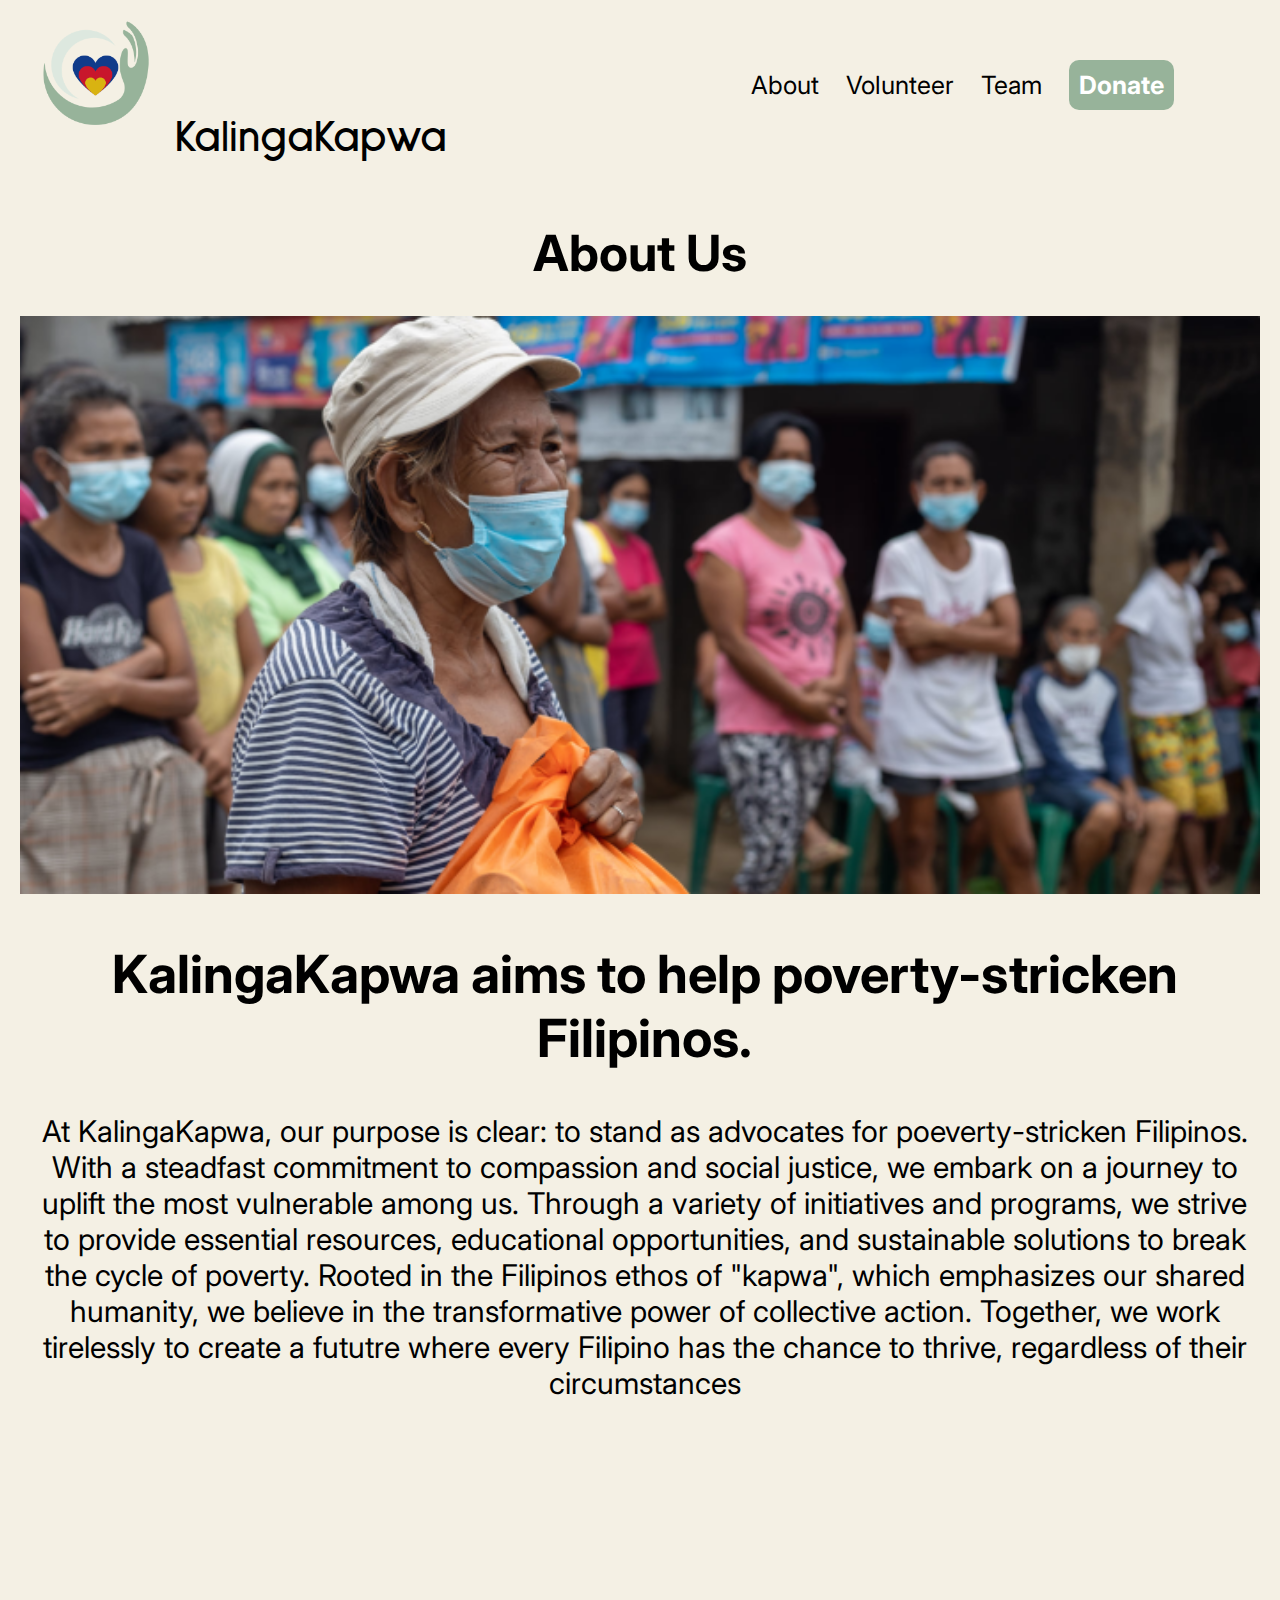
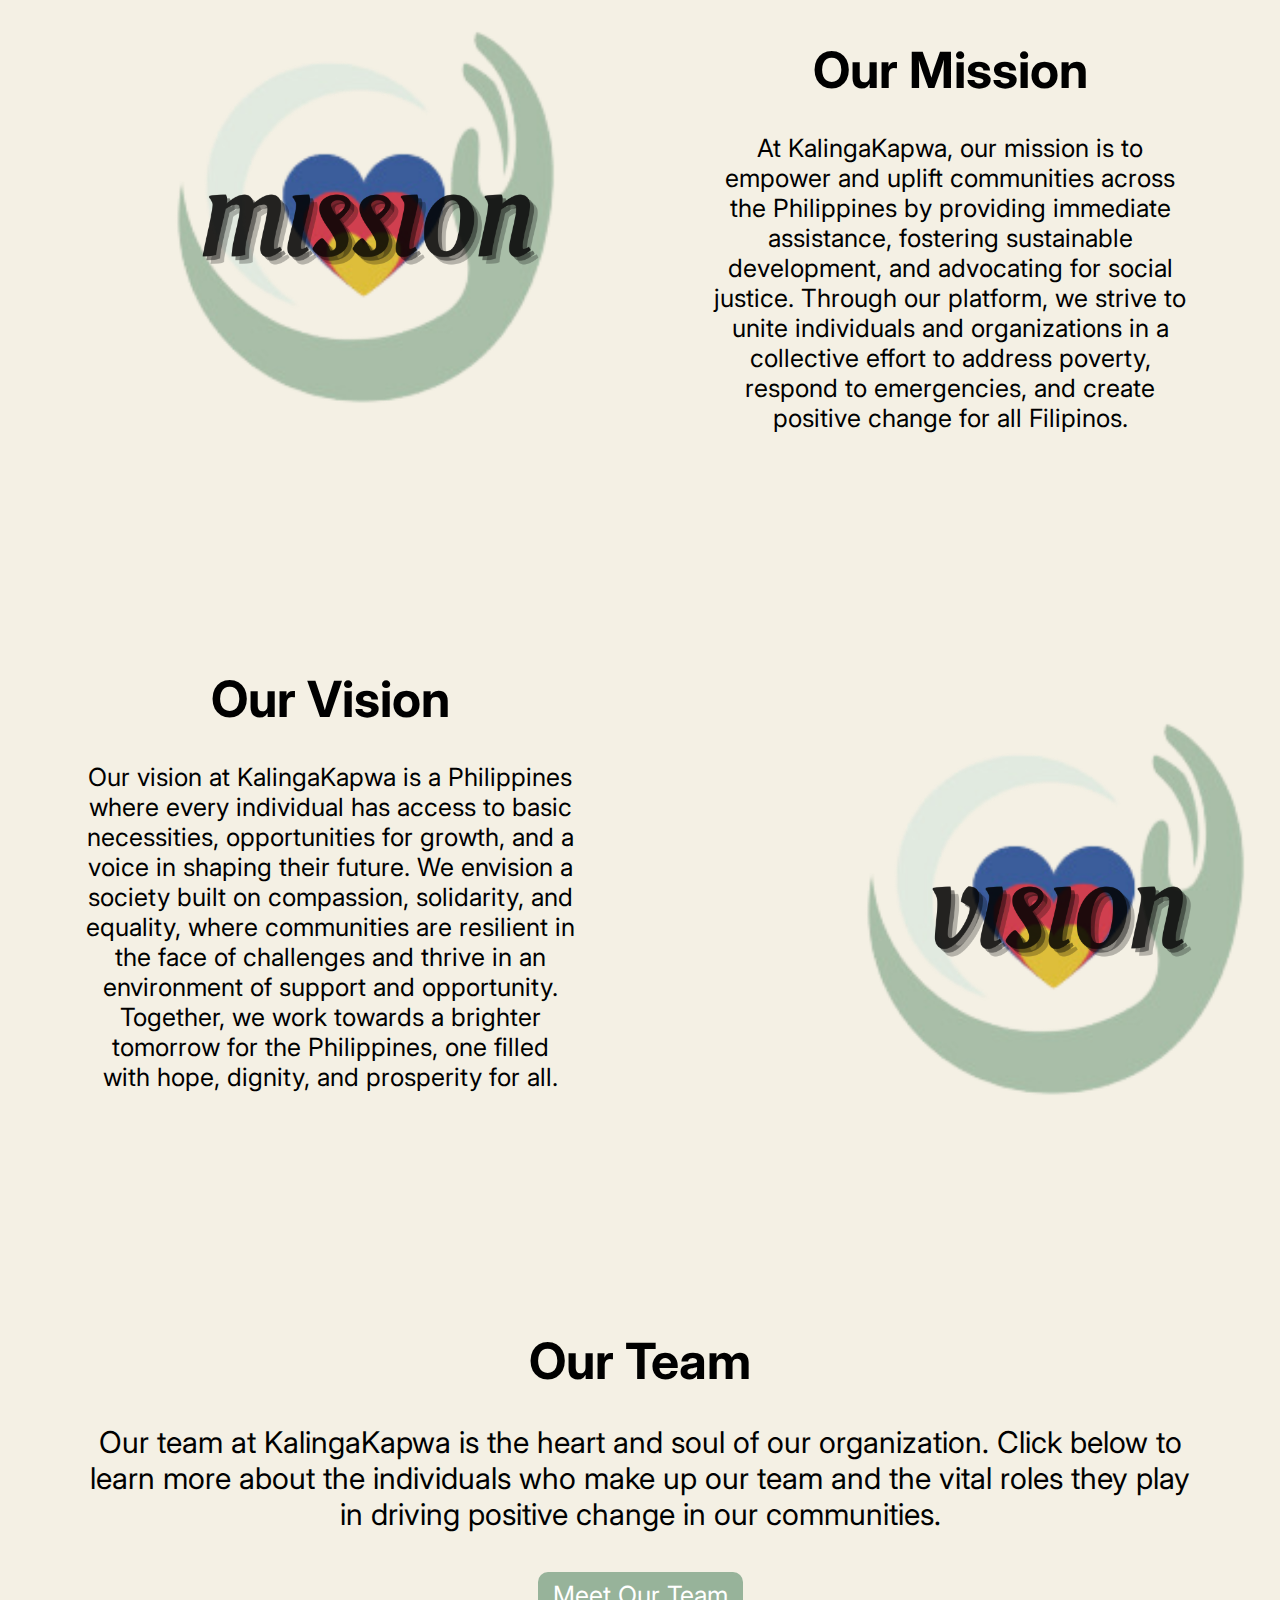
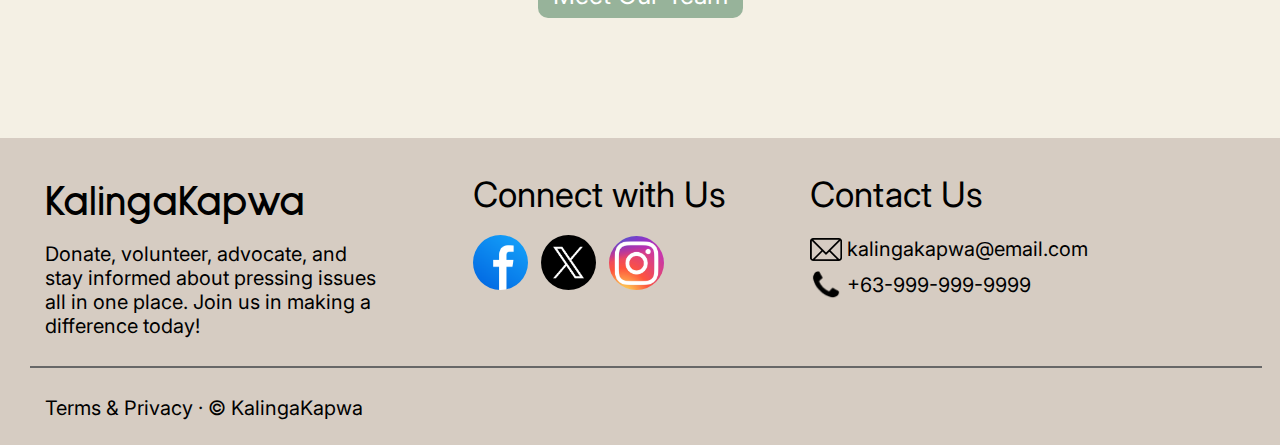
<file: aboutus.html>
<!DOCTYPE html>
<html lang="en">
<head>
  <meta charset="UTF-8">
  <meta name="viewport" content="width=device-width, initial-scale=1.0">
  <title>KalingaKapwa</title>
  <link rel="stylesheet" type="text/css" href="styles.css">
  <link rel="stylesheet" type="text/css" href="aboutus.css">
  <link rel="preconnect" href="https://fonts.googleapis.com">
  <link rel="preconnect" href="https://fonts.gstatic.com" crossorigin>
  <link href="https://fonts.googleapis.com/css2?family=Sulphur+Point:wght@400;700&display=swap" rel="stylesheet">
  <link rel="preconnect" href="https://fonts.googleapis.com">
<link rel="preconnect" href="https://fonts.gstatic.com" crossorigin>
<link href="https://fonts.googleapis.com/css2?family=Inter:wght@100..900&display=swap" rel="stylesheet">
</head>
<body>
  <div id="page-container">
    <div id="content-wrap">
      <header>
        <div class="nav">
          <div>
            <a href="aboutus.html"><img class="logo" src="images/KalingaKapwa - Logo.png"></a>
            <a class="site-name" href="aboutus.html">KalingaKapwa</a>
          </div>
          <div class="links">
            <a class="about active" href="aboutus.html">About</a>
            <a class="get-inv" href="volunteer.html" style="text-align: center;">Volunteer</a>
            <a class="team" href="Team.html">Team</a>
            <a class="donate" href="donation.html">Donate</a>
          </div>
        </div>
      </header>

      <main>
        <div>
            <h1 class="abt">About Us</h1>
            <div class="pic"><img class="cover" src="images/pic.png"
                width="99%"></div>
            <div class="text">
                <h2>KalingaKapwa aims to help poverty-stricken Filipinos.</h2>
                <p class="txt">At KalingaKapwa, our purpose is clear: to stand as advocates for poeverty-stricken Filipinos. 
                With a steadfast commitment to compassion and social justice, we embark on a journey to 
                uplift the most vulnerable among us. Through a variety of initiatives and programs, we strive 
                to provide essential resources, educational opportunities, and sustainable solutions to break 
                the cycle of poverty. Rooted in the Filipinos ethos of "kapwa", which emphasizes our shared 
                humanity, we believe in the transformative power of collective action. Together, we work 
                tirelessly to create a fututre where every Filipino has the chance to thrive, regardless of their 
                circumstances</p>
            </div>
        </div>
        
        <div class="row">
          <div class="column">
            <img class="mission" src="images/mission.png" width="500" height="auto">
            
            
          </div>
          <div class="column">
            <H1 class="OM">Our Mission</H1>
            <p class="missiontext">At KalingaKapwa, our mission is to empower and uplift communities across the Philippines by providing immediate assistance, fostering sustainable development, and advocating for social justice. Through our platform, we strive to unite individuals and organizations in a collective effort to address poverty, respond to emergencies, and create positive change for all Filipinos.</p>
          </div>
        
          
          <div class="row">
            <div class="column1">
              <img class="vision" src="images/vision.png" width="500" height="auto">
            </div>
            <div class="column1">         
              <H1 class="OV">Our Vision</H1>
              <p class="visiontext">Our vision at KalingaKapwa is a Philippines where every individual has access to basic necessities, opportunities for growth, and a voice in shaping their future. We envision a society built on compassion, solidarity, and equality, where communities are resilient in the face of challenges and thrive in an environment of support and opportunity. Together, we work towards a brighter tomorrow for the Philippines, one filled with hope, dignity, and prosperity for all.</p>
            </div>
        </div>
        <br><br>
        <div>
          <h1 class="team1">Our Team</h1>
          <p class="teamtext">Our team at KalingaKapwa is the heart and soul of our organization. Click below to learn more about the individuals who make up our team and the vital roles they play in driving positive change in our communities.</p>
          
          <div class="btn"><a href="Team.html"><button class="btndesign" type="button">Meet Our Team</button></a></div>
        </div>
        <br><br><br><br><br>

      </main>
      
    </div>
  </div>

  <footer id="footer">
    <div>
      <p class="footer-name">KalingaKapwa</p>
      <p class="short-desc">Donate, volunteer, advocate, and stay informed about pressing issues all in one place. 
      Join us in making a difference today!</p>
    </div>
    <div class="connect">
      <p class="connect-title">Connect with Us</p>
      <a href="#"><img src="images/facebook.webp"></a>
      <a href="#"><img src="images/twitter.avif"></a>
      <a href="#"><img src="images/instagram.jpg"></a>
    </div>
    <div class="contact">
      <p class="contact-title">Contact Us</p>
      <div class="contact-email">
        <img src="images/envelope.png">
        <p class="contact-details">kalingakapwa@email.com</p>
      </div>
      <div class="contact-no">
        <img src="images/phone.png">
        <p class="contact-details">+63-999-999-9999</p>
      </div>
    </div>
    <hr>
    <div>
      <p class="tp-copyright"><a href="#" class="terms">Terms & Privacy</a>&nbsp;·&nbsp;© KalingaKapwa</p>
    </div>
  </footer>
</body>
</html>
</file>
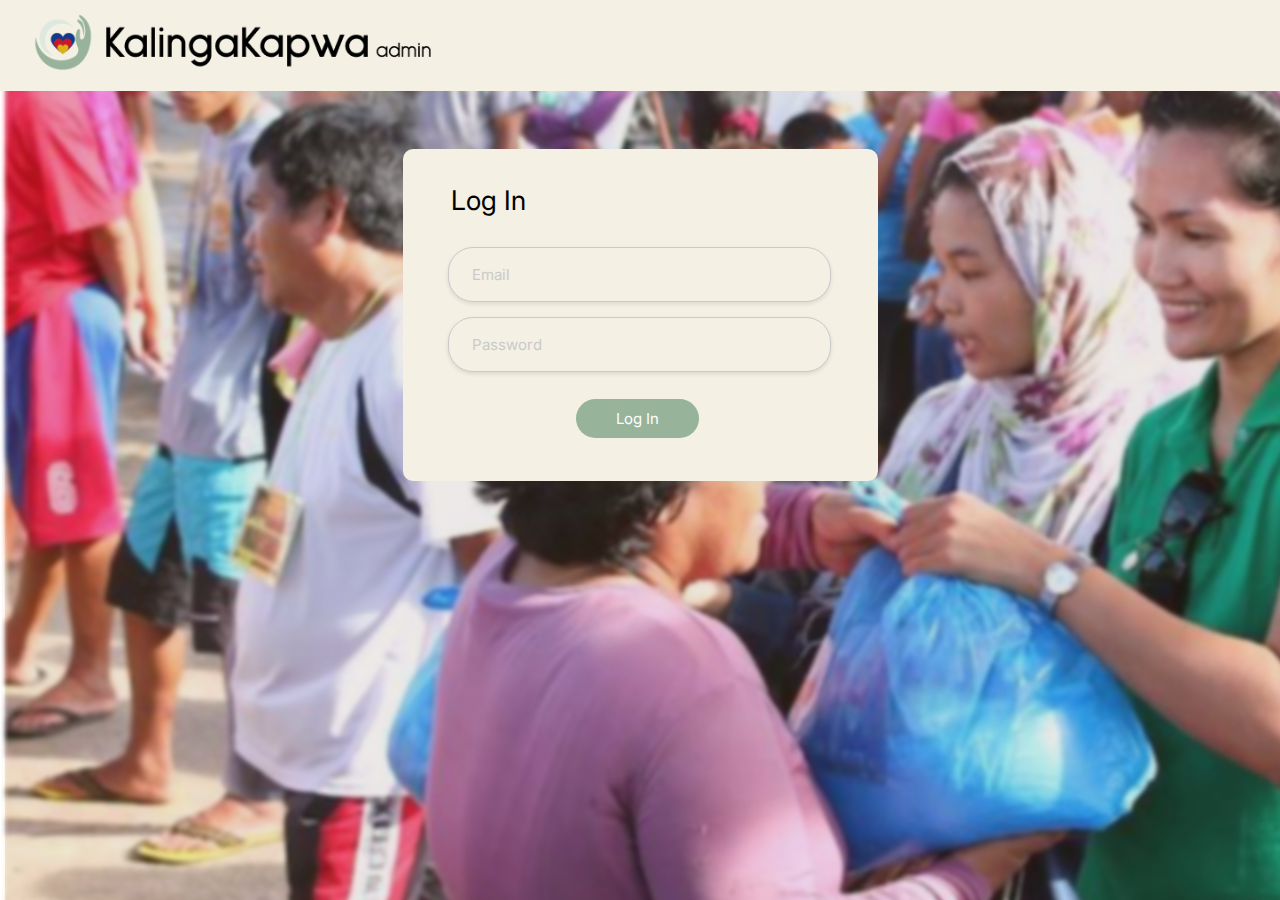
<file: admin-login.html>
<!DOCTYPE html>
<html lang="en">
<head>
  <meta charset="UTF-8">
  <meta name="viewport" content="width=device-width, initial-scale=1.0">
  <title>Log In - KalingaKapwa Admin</title>
  <link rel="stylesheet" href="admin-login.css">
  <link rel="preconnect" href="https://fonts.googleapis.com">
  <link rel="preconnect" href="https://fonts.gstatic.com" crossorigin>
  <link href="https://fonts.googleapis.com/css2?family=Inter:wght@100..900&display=swap" rel="stylesheet">
</head>
<body>
  <header>
    <div class="header">
      <img src="images/admin logo.png" width="420px" class="logo">
    </div>
  </header>
  <main>
    <form class="login">
      <p class="login-header">Log In</p>
      <input type="email" placeholder="Email" name="email">
      <input type="password" placeholder="Password" name="password">
      <button type="submit" value="Login">Log In</button>
    </form>
  </main>

  <script>
    const form = document.querySelector("form")

    form.addEventListener("submit",(e)=>{
      e.preventDefault()

      const email = form.email.value
      const password = form.password.value

      const authenticated = authentication(email,password)

      if(authenticated){
        window.location.href = "admin_volunteers.php"
        alert("Log in successful!")
      }else{
        alert("User not found.")
      }
    })

    function authentication(email, password){
      if(email === "admin@gmail.com" && password === "password143"){
        return true
      }else{
        return false
      }
    }
  </script>
</body>
</html>
</file>
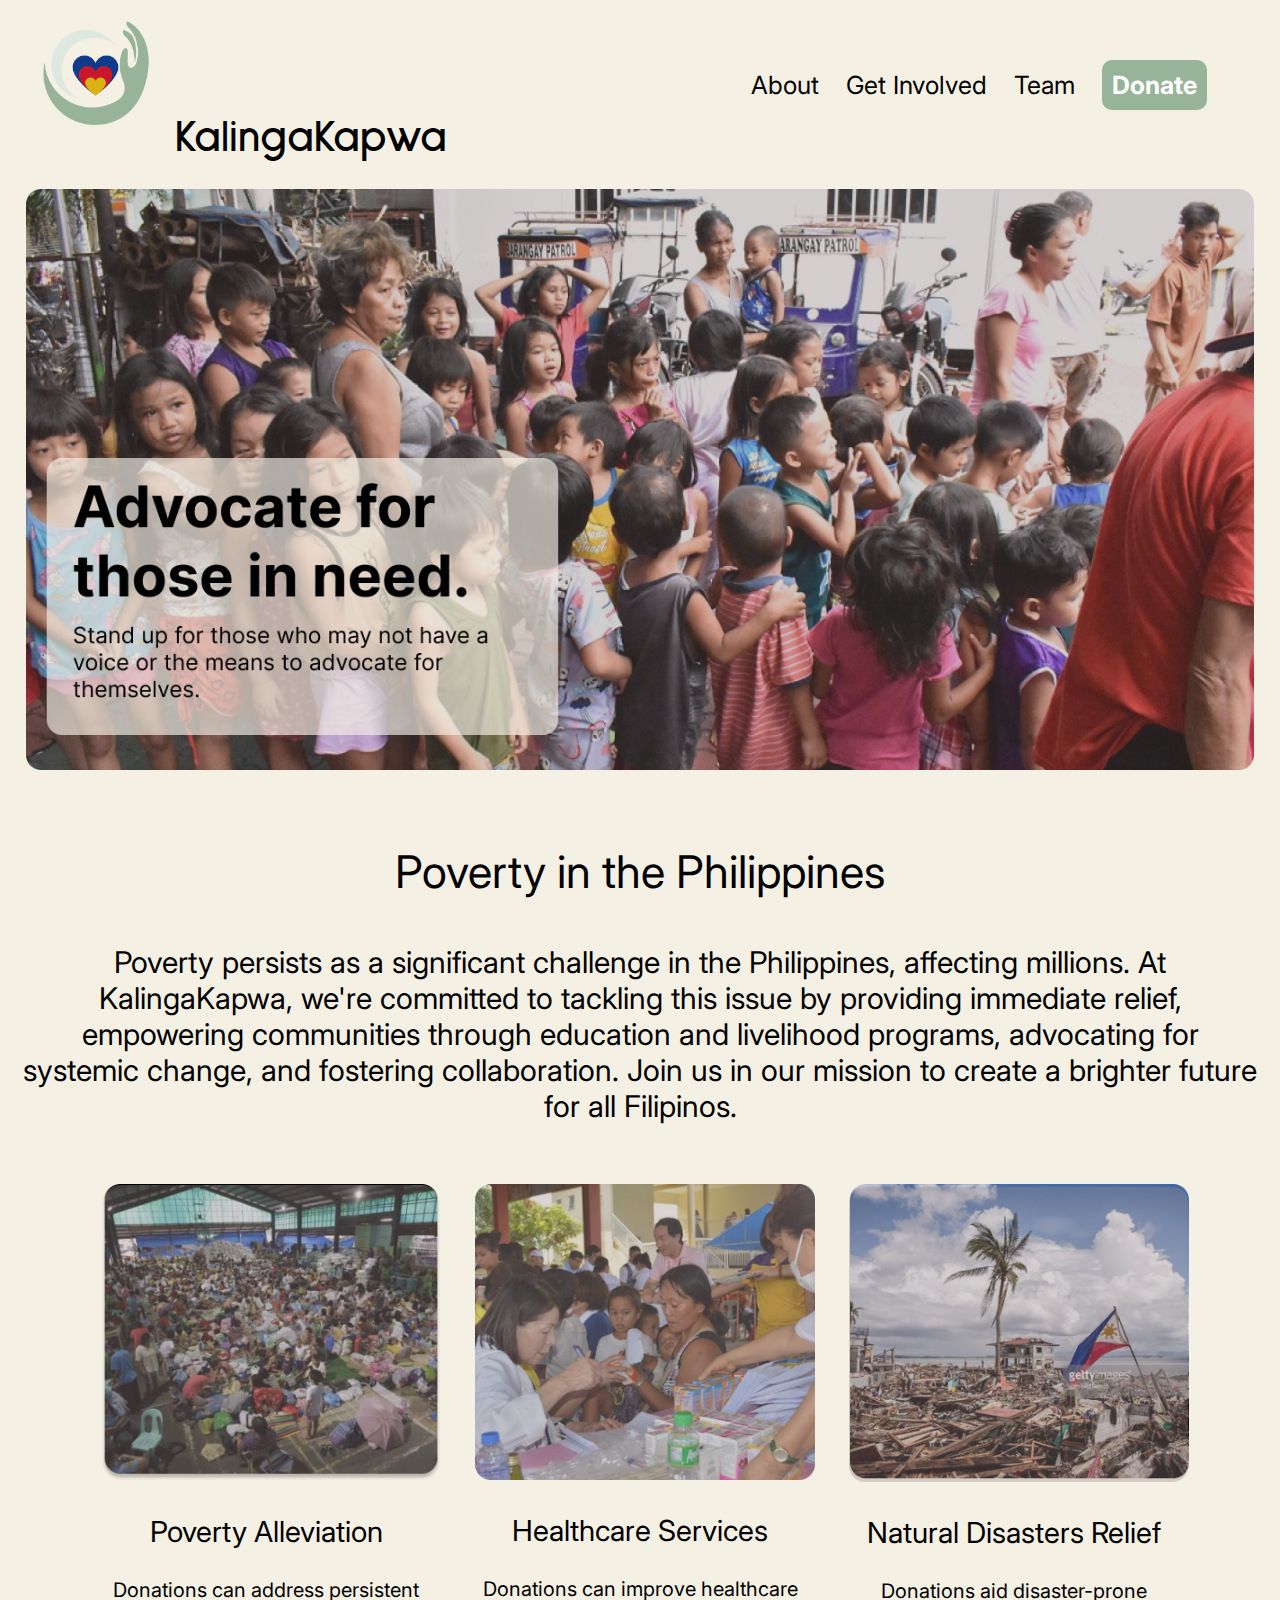
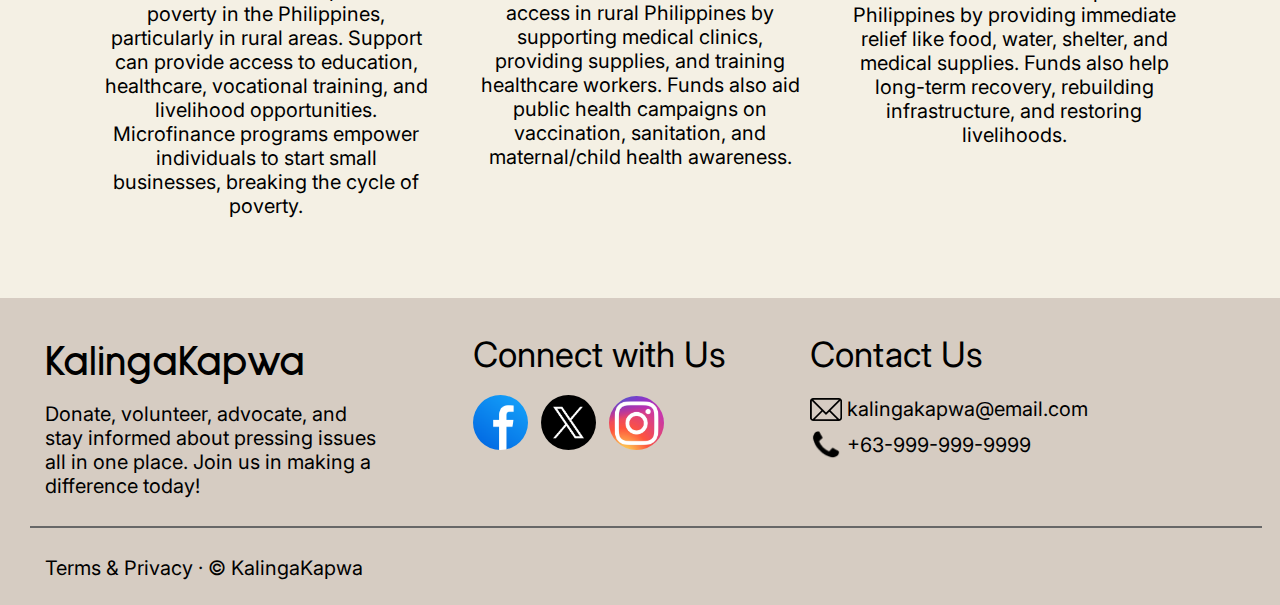
<file: advocate-page.html>
<!DOCTYPE html>
<html lang="en">
<head>
  <meta charset="UTF-8">
  <meta name="viewport" content="width=device-width, initial-scale=1.0">
  <title>Advocate - KalingaKapwa</title>
  <link rel="stylesheet" type="text/css" href="styles.css">
  <link rel="stylesheet" type="text/css" href="advocate-page.css">
  <link rel="preconnect" href="https://fonts.googleapis.com">
  <link rel="preconnect" href="https://fonts.gstatic.com" crossorigin>
  <link href="https://fonts.googleapis.com/css2?family=Sulphur+Point:wght@400;700&display=swap" rel="stylesheet">
  <link rel="preconnect" href="https://fonts.googleapis.com">
  <link rel="preconnect" href="https://fonts.gstatic.com" crossorigin>
  <link href="https://fonts.googleapis.com/css2?family=Inter:wght@100..900&display=swap" rel="stylesheet">
</head>
<body>
  <div id="page-container">
    <div id="content-wrap">
      <header>
        <div class="nav">
          <div>
            <a href="#"><img class="logo" src="images/KalingaKapwa - Logo.png"></a>
            <a class="site-name" href="#">KalingaKapwa</a>
          </div>
          <div class="links">
            <a class="about" href="aboutus.html">About</a>
            <a class="get-inv" href="#" style="text-align: center;">Get Involved</a>
            <a class="team active" href="Team.html">Team</a>
            <a class="donate" href="donation.html">Donate</a>
          </div>
        </div>
      </header>

      <main>
         <div>
          <img src="images/advocate-cover.png" width="99%" class="cover">
         </div>
         
         <div class="info-main">
          <div>
            <p style="font-size: 45px;">Poverty in the Philippines</p>
            <p style="font-size: 30px; margin-bottom: 60px;">Poverty persists  as a significant challenge in the Philippines, affecting millions. At KalingaKapwa, we're committed to tackling this issue by providing immediate relief, empowering communities through education and livelihood programs, advocating for systemic change, and fostering collaboration. Join us in our mission to create a brighter future for all Filipinos.
           </div>
           <div style="text-align: center; margin-left: 40px;">
            <div class="column" style="margin-right: 40px;">
              <img src="images/advocate-1.png" class="adv-img">
              <p class="column-header">Poverty Alleviation</p>
              <p class="column-pg">Donations can address persistent poverty in the Philippines, particularly in rural areas. Support can provide access to education, healthcare, vocational training, and livelihood opportunities. Microfinance programs empower individuals to start small businesses, breaking the cycle of poverty.</p>
            </div>
            <div class="column" style="margin-right: 40px;">
              <img src="images/advocate-2.png" class="adv-img">
              <p class="column-header">Healthcare Services</p>
              <p class="column-pg">Donations can improve healthcare access in rural Philippines by supporting medical clinics, providing supplies, and training healthcare workers. Funds also aid public health campaigns on vaccination, sanitation, and maternal/child health awareness.</p>
            </div>
            <div class="column" style="margin-right: 40px;">
              <img src="images/advocate-3.png" class="adv-img">
              <p class="column-header">Natural Disasters Relief</p>
              <p class="column-pg">Donations aid disaster-prone Philippines by providing immediate relief like food, water, shelter, and medical supplies. Funds also help long-term recovery, rebuilding infrastructure, and restoring livelihoods.</p>
            </div>
           </div>
         </div>
         
      </main>
      
    </div>
  </div>

  <footer id="footer">
    <div>
      <p class="footer-name">KalingaKapwa</p>
      <p class="short-desc">Donate, volunteer, advocate, and stay informed about pressing issues all in one place. 
      Join us in making a difference today!</p>
    </div>
    <div class="connect">
      <p class="connect-title">Connect with Us</p>
      <a href="#"><img src="images/facebook.webp"></a>
      <a href="#"><img src="images/twitter.avif"></a>
      <a href="#"><img src="images/instagram.jpg"></a>
    </div>
    <div class="contact">
      <p class="contact-title">Contact Us</p>
      <div class="contact-email">
        <img src="images/envelope.png">
        <p class="contact-details">kalingakapwa@email.com</p>
      </div>
      <div class="contact-no">
        <img src="images/phone.png">
        <p class="contact-details">+63-999-999-9999</p>
      </div>
    </div>
    <hr>
    <div>
      <p class="tp-copyright"><a href="#" class="terms">Terms & Privacy</a>&nbsp;·&nbsp;© KalingaKapwa</p>
    </div>
  </footer>
</body>
</html>
</file>
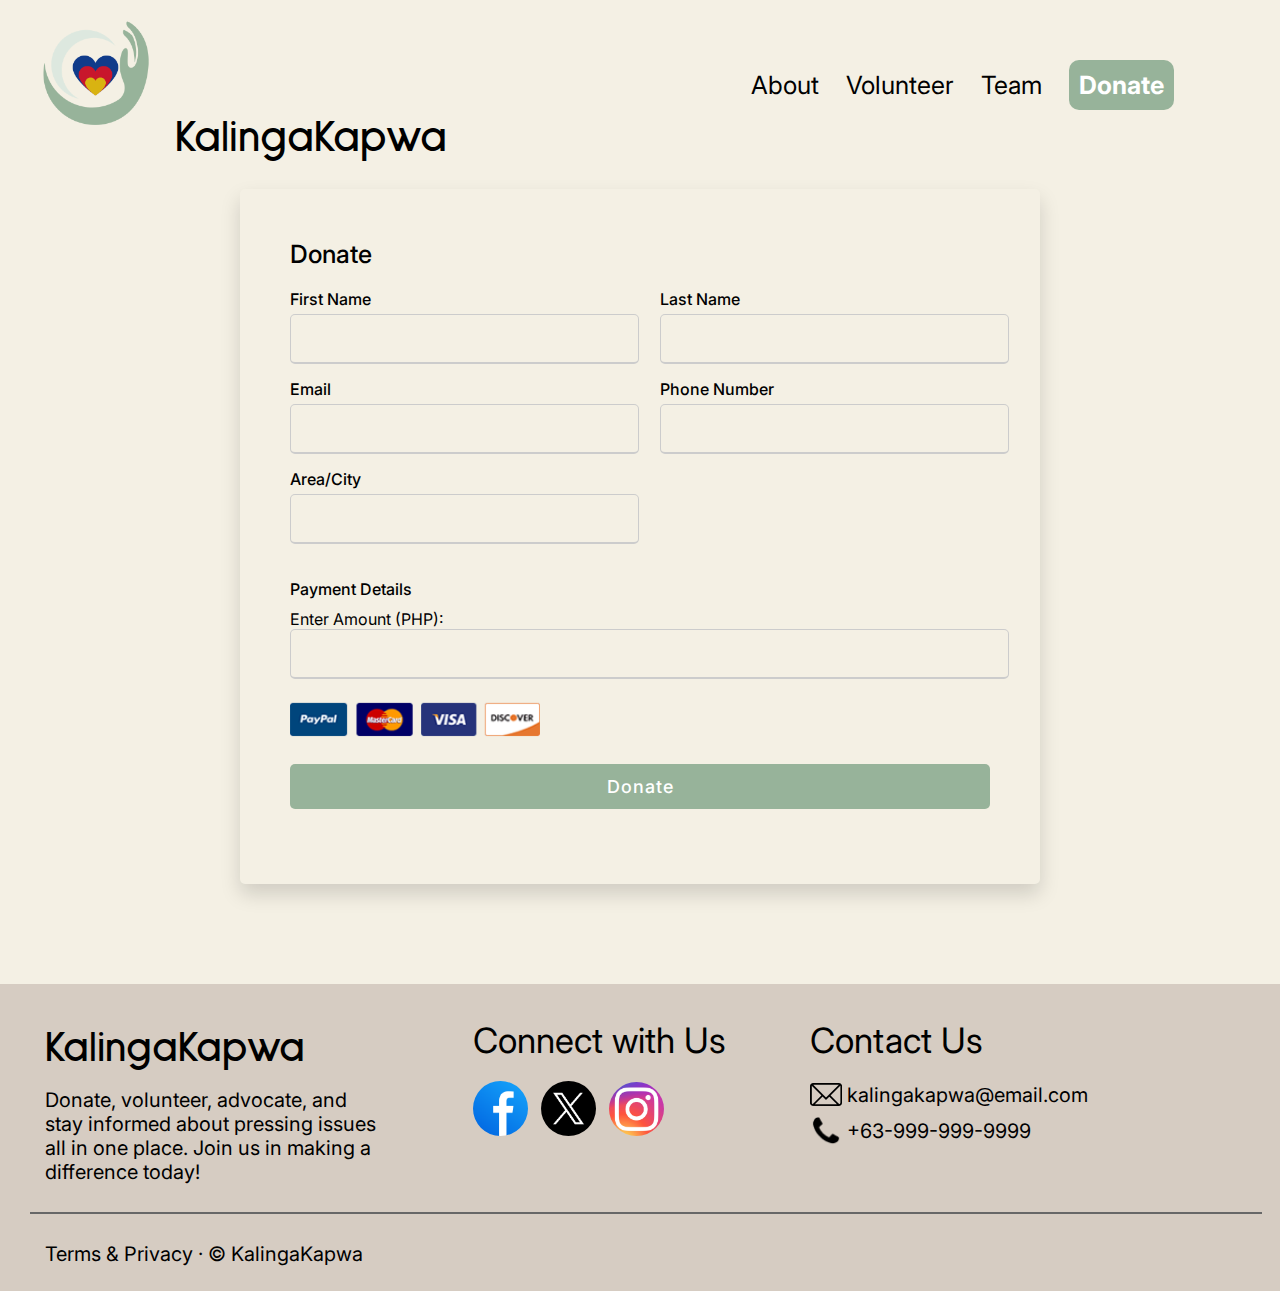
<file: donation.html>
<!DOCTYPE html>
<html lang="en" dir="ltr">
  <head>
    <meta charset="UTF-8">
    <title>KalingaKapwa</title>
    <link rel="stylesheet" href="donation.css">
    <link rel="stylesheet" type="text/css" href="styles.css">
    <link rel="preconnect" href="https://fonts.googleapis.com">
    <link rel="preconnect" href="https://fonts.gstatic.com" crossorigin>
    <link href="https://fonts.googleapis.com/css2?family=Sulphur+Point:wght@400;700&display=swap" rel="stylesheet">
    <link rel="preconnect" href="https://fonts.googleapis.com">
    <link rel="preconnect" href="https://fonts.gstatic.com" crossorigin>
    <link href="https://fonts.googleapis.com/css2?family=Inter:wght@100..900&display=swap" rel="stylesheet">
    <meta name="viewport" content="width=device-width, initial-scale=1.0">
  </head>
  <body>
    <div id="page-container">
      <div id="content-wrap">
        <header>
          <div class="nav">
            <div>
              <a href="aboutus.html"><img class="logo" src="images/KalingaKapwa - Logo.png"></a>
              <a class="site-name" href="aboutus.html">KalingaKapwa</a>
            </div>
            <div class="links">
              <a class="about" href="aboutus.html">About</a>
              <a class="get-inv" href="volunteer.html" style="text-align: center;">Volunteer</a>
              <a class="team" href="Team.html">Team</a>
              <a class="donate active" href="donation.html">Donate</a>
            </div>
          </div>
        </header>
  
      <main>
        <div class="container">
          <div class="title">Donate</div>
          <div class="content">

            <form id="donationForm" method="post">
              <div class="user-details">
                <div class="input-box">
                  <span class="details">First Name</span>
                  <input type="text" name="fname" required>
                </div>
                <div class="input-box">
                  <span class="details">Last Name</span>
                  <input type="text" name="lname"  required>
                </div>
                <div class="input-box">
                  <span class="details">Email</span>
                  <input type="email" name="email" required>
                </div>
                <div class="input-box">
                  <span class="details">Phone Number</span>
                  <input type="tel" name="phone_no" required>
                </div>
                <div class="input-box">
                  <span class="details">Area/City</span>
                  <input type="text" name="area"  required>
                </div>
              </div>
              <div class="payment-details">
                <span class="details">Payment Details</span>
                    <div class="input-box">
                    <span class="Amount">Enter Amount (PHP):</span>
                  <input type="text" name="amount" required>
                </div>
                <div class="payment-options">
                  <label>
                    <br>
                    <br>
                  </label>
                  <label>
                    <img src="images/imgcards.png" id="logo" width: 100px;>
                  </label>
                  <!-- Add more payment options here -->
                </div>
              </div>
              <div class="button">
                <input type="submit" value="Donate">
              </div>
            </form>
          </div>
        </div>
      </main>
    <footer id="footer">
      <div>
        <p class="footer-name">KalingaKapwa</p>
        <p class="short-desc">Donate, volunteer, advocate, and stay informed about pressing issues all in one place. 
        Join us in making a difference today!</p>
      </div>
      <div class="connect">
        <p class="connect-title">Connect with Us</p>
        <a href="#"><img src="images/facebook.webp"></a>
        <a href="#"><img src="images/twitter.avif"></a>
        <a href="#"><img src="images/instagram.jpg"></a>
      </div>
      <div class="contact">
        <p class="contact-title">Contact Us</p>
        <div class="contact-email">
          <img src="images/envelope.png">
          <p class="contact-details">kalingakapwa@email.com</p>
        </div>
        <div class="contact-no">
          <img src="images/phone.png">
          <p class="contact-details">+63-999-999-9999</p>
        </div>
      </div>
      <hr>
      <div>
        <p class="tp-copyright"><a href="#" class="terms">Terms & Privacy</a>&nbsp;·&nbsp;© KalingaKapwa</p>
      </div>
    </footer>

    <script>
      document.getElementById('donationForm').addEventListener('submit', function(event) {
          event.preventDefault();
          var form = this;
          var formData = new FormData(this);

          fetch('process_donation.php', {
              method: 'POST',
              body: formData
          })
          .then(response => response.text())
          .then(data => {
              eval(data); 
              form.reset(); 
          })
          .catch(error => {
              console.error('Error:', error);
          });
      });
  </script>
  </body>
</html>
</file>
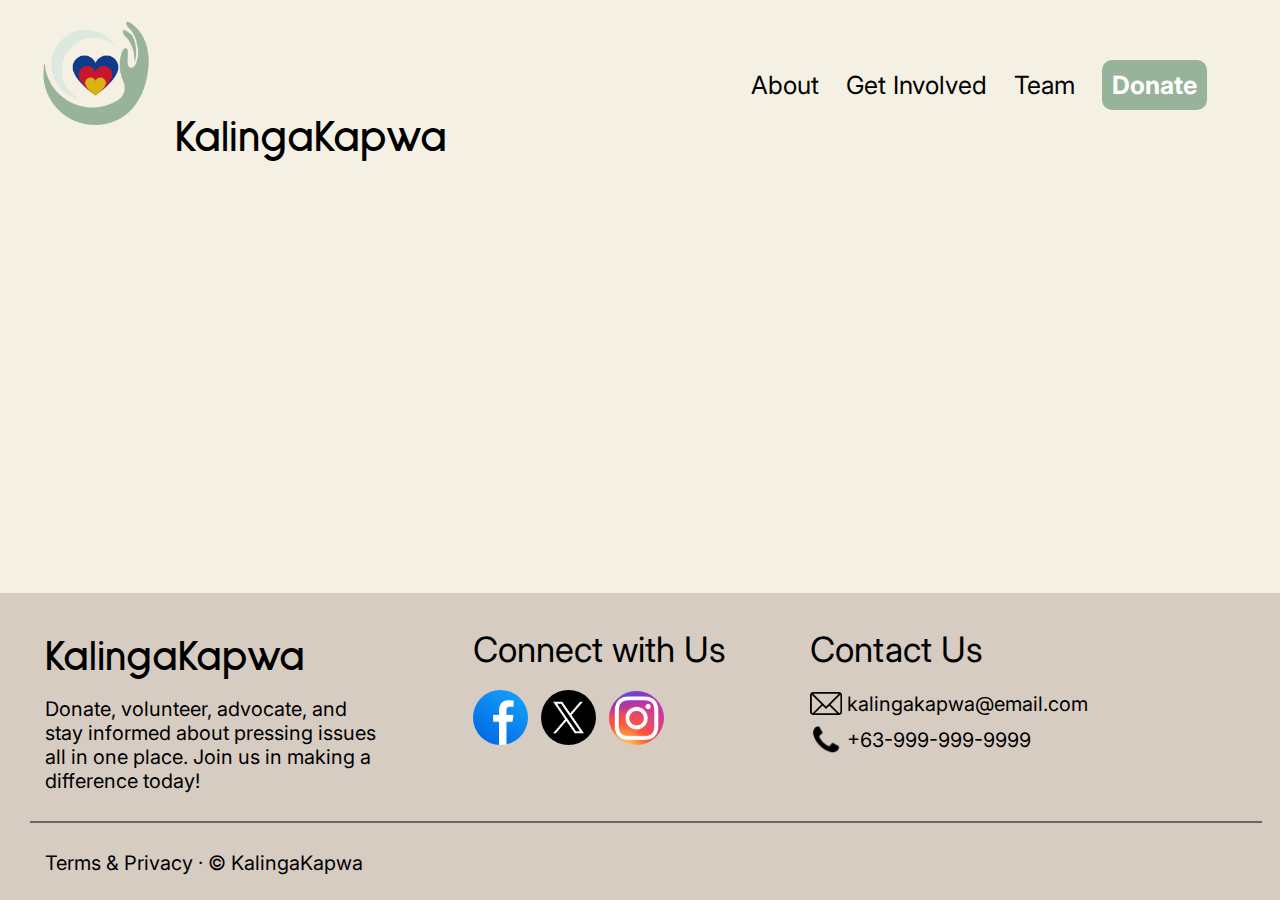
<file: header-footer.html>
<!DOCTYPE html>
<html lang="en">
<head>
  <meta charset="UTF-8">
  <meta name="viewport" content="width=device-width, initial-scale=1.0">
  <title>KalingaKapwa</title>
  <link rel="stylesheet" type="text/css" href="styles.css">
  <link rel="preconnect" href="https://fonts.googleapis.com">
  <link rel="preconnect" href="https://fonts.gstatic.com" crossorigin>
  <link href="https://fonts.googleapis.com/css2?family=Sulphur+Point:wght@400;700&display=swap" rel="stylesheet">
  <link rel="preconnect" href="https://fonts.googleapis.com">
  <link rel="preconnect" href="https://fonts.gstatic.com" crossorigin>
  <link href="https://fonts.googleapis.com/css2?family=Inter:wght@100..900&display=swap" rel="stylesheet">
</head>
<body>
  <div id="page-container">
    <div id="content-wrap">
      <header>
        <div class="nav">
          <div>
            <a href="#"><img class="logo" src="images/KalingaKapwa - Logo.png"></a>
            <a class="site-name" href="#">KalingaKapwa</a>
          </div>
          <div class="links">
            <a class="about" href="#">About</a>
            <a class="get-inv" href="#" style="text-align: center;">Get Involved</a>
            <a class="team" href="#">Team</a>
            <a class="donate" href="#">Donate</a>
          </div>
        </div>
      </header>

    <main>
      <!-- page content here -->
    </main>
      
    </div>
  </div>

  <footer id="footer">
    <div>
      <p class="footer-name">KalingaKapwa</p>
      <p class="short-desc">Donate, volunteer, advocate, and stay informed about pressing issues all in one place. 
      Join us in making a difference today!</p>
    </div>
    <div class="connect">
      <p class="connect-title">Connect with Us</p>
      <a href="#"><img src="images/facebook.webp"></a>
      <a href="#"><img src="images/twitter.avif"></a>
      <a href="#"><img src="images/instagram.jpg"></a>
    </div>
    <div class="contact">
      <p class="contact-title">Contact Us</p>
      <div class="contact-email">
        <img src="images/envelope.png">
        <p class="contact-details">kalingakapwa@email.com</p>
      </div>
      <div class="contact-no">
        <img src="images/phone.png">
        <p class="contact-details">+63-999-999-9999</p>
      </div>
    </div>
    <hr>
    <div>
      <p class="tp-copyright"><a href="#" class="terms">Terms & Privacy</a>&nbsp;·&nbsp;© KalingaKapwa</p>
    </div>
  </footer>
</body>
</html>
</file>
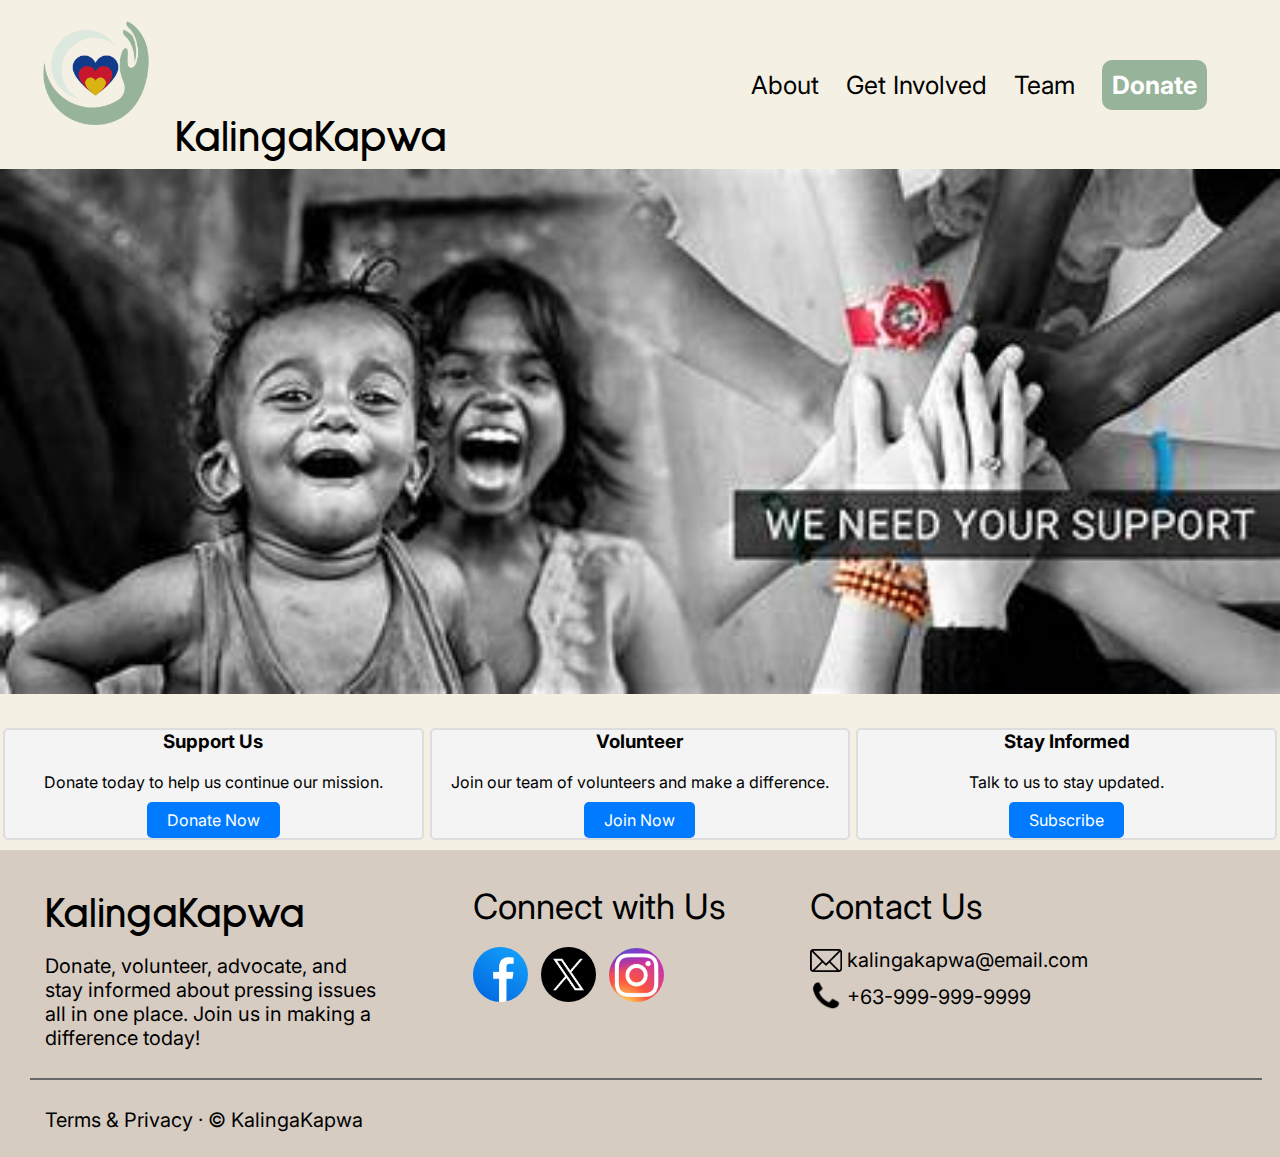
<file: hoem2.html>
<!DOCTYPE html>
<html lang="en">
<head>
  <meta charset="UTF-8">
  <meta name="viewport" content="width=device-width, initial-scale=1.0">
  <title>KalingaKapwa</title>
  <link rel="stylesheet" type="text/css" href="styles.css">
  <link rel="stylesheet" type="text/css" href="home.css">
  <link rel="preconnect" href="https://fonts.googleapis.com">
  <link rel="preconnect" href="https://fonts.gstatic.com" crossorigin>
  <link href="https://fonts.googleapis.com/css2?family=Sulphur+Point:wght@400;700&display=swap" rel="stylesheet">
  <link rel="preconnect" href="https://fonts.googleapis.com">
<link rel="preconnect" href="https://fonts.gstatic.com" crossorigin>
<link href="https://fonts.googleapis.com/css2?family=Inter:wght@100..900&display=swap" rel="stylesheet">
</head>
<body>
  <div id="page-container">
    <div id="content-wrap">
      <header>
        <div class="nav">
          <div>
            <a href="#"><img class="logo" src="images/KalingaKapwa - Logo.png"></a>
            <a class="site-name" href="#">KalingaKapwa</a>
          </div>
          <div class="links">
            <a class="about active" href="aboutus.html">About</a>
            <a class="get-inv" href="#" style="text-align: center;">Get Involved</a>
            <a class="team" href="Team.html">Team</a>
            <a class="donate" href="donation.html">Donate</a>
          </div>
        </div>
      </header>

      <!-- Banner Image/Slider -->
      <div class="banner">
        <!-- Insert banner image/slider here -->
        <img src="images/banner.jpg" alt="Banner Image">
        <!-- You can add text overlay or buttons here -->
      </div>

      <!-- Add this code before the closing </footer> tag -->
<div class="bottom-boxes">
    <div class="box">
      <h3>Support Us</h3>
      <p>Donate today to help us continue our mission.</p>
      <a href="donation.html" class="btn">Donate Now</a>
    </div>
    <div class="box">
      <h3>Volunteer</h3>
      <p>Join our team of volunteers and make a difference.</p>
      <a href="volunteer.html" class="btn">Join Now</a>
    </div>
    <div class="box">
      <h3>Stay Informed</h3>
      <p>Talk to us to stay updated.</p>
      <a href="aboutus.html" class="btn">Subscribe</a>
    </div>
  </div>

  <footer id="footer">
    <div>
      <p class="footer-name">KalingaKapwa</p>
      <p class="short-desc">Donate, volunteer, advocate, and stay informed about pressing issues all in one place. 
      Join us in making a difference today!</p>
    </div>
    <div class="connect">
      <p class="connect-title">Connect with Us</p>
      <a href="#"><img src="images/facebook.webp"></a>
      <a href="#"><img src="images/twitter.avif"></a>
      <a href="#"><img src="images/instagram.jpg"></a>
    </div>
    <div class="contact">
      <p class="contact-title">Contact Us</p>
      <div class="contact-email">
        <img src="images/envelope.png">
        <p class="contact-details">kalingakapwa@email.com</p>
      </div>
      <div class="contact-no">
        <img src="images/phone.png">
        <p class="contact-details">+63-999-999-9999</p>
      </div>
    </div>
    <hr>
    <div>
      <p class="tp-copyright"><a href="#" class="terms">Terms & Privacy</a>&nbsp;·&nbsp;© KalingaKapwa</p>
    </div>
  </footer>
</body>
</html>
</file>
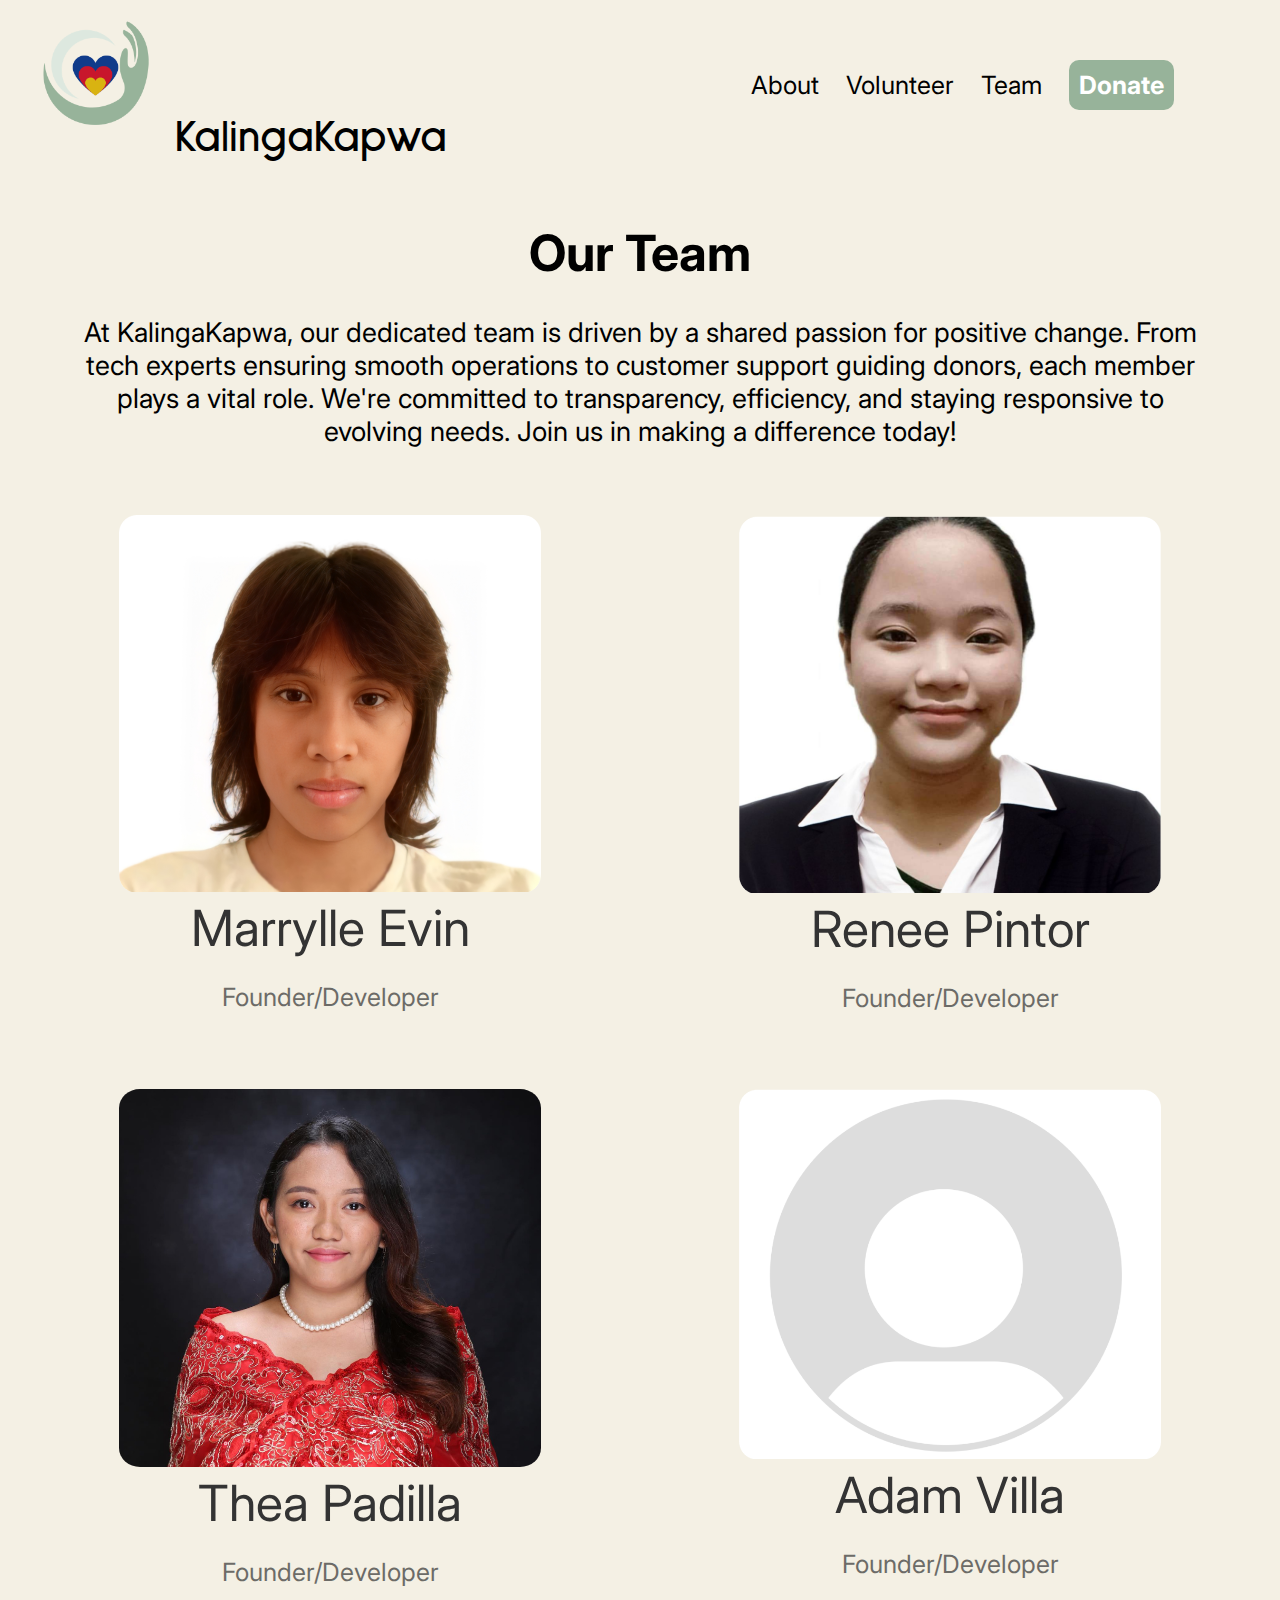
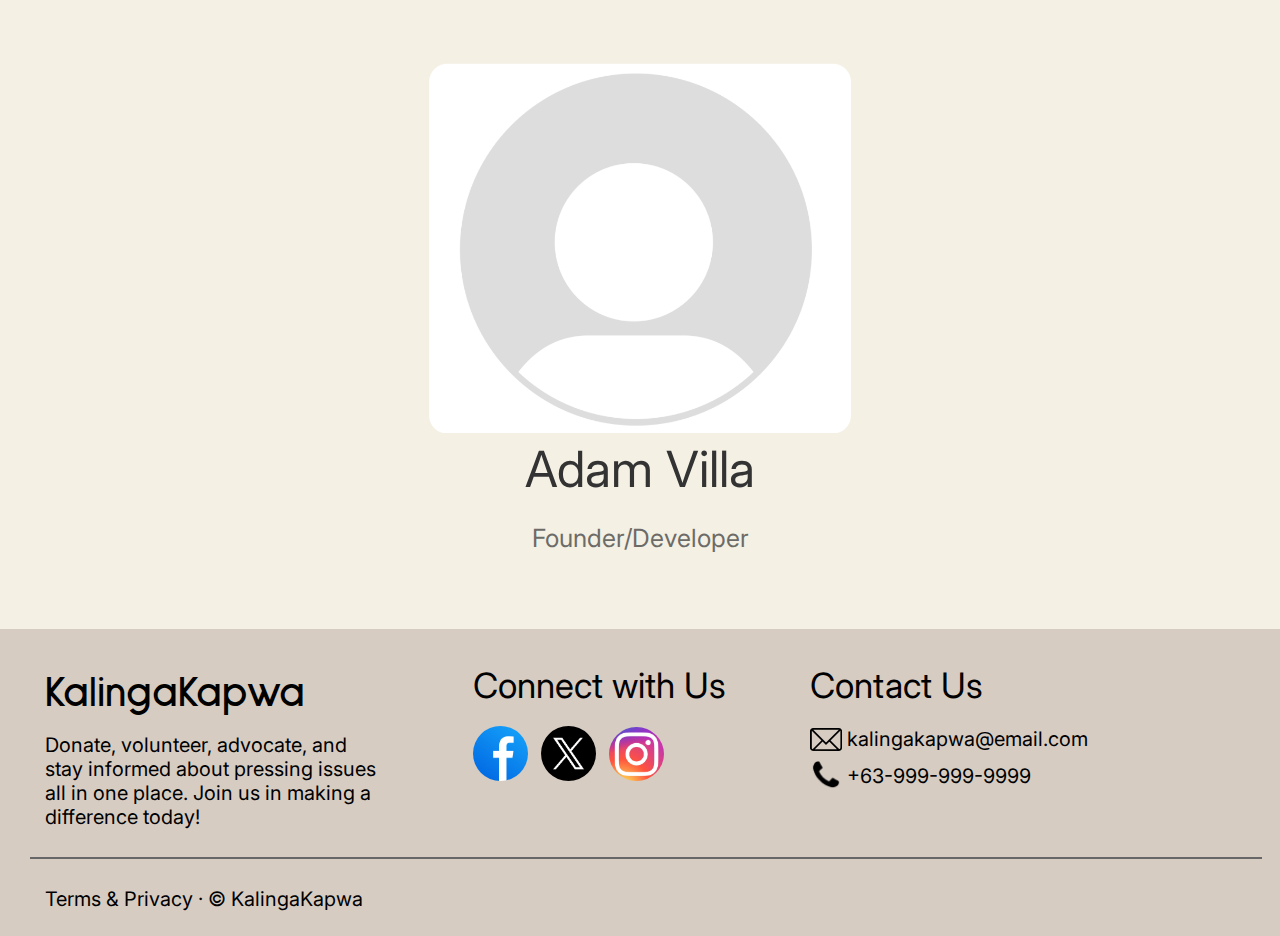
<file: Team.html>
<!DOCTYPE html>
<html lang="en">
<head>
  <meta charset="UTF-8">
  <meta name="viewport" content="width=device-width, initial-scale=1.0">
  <title>KalingaKapwa</title>
  <link rel="stylesheet" type="text/css" href="styles.css">
  <link rel="stylesheet" type="text/css" href="Team.css">
  <link rel="preconnect" href="https://fonts.googleapis.com">
  <link rel="preconnect" href="https://fonts.gstatic.com" crossorigin>
  <link href="https://fonts.googleapis.com/css2?family=Sulphur+Point:wght@400;700&display=swap" rel="stylesheet">
  <link rel="preconnect" href="https://fonts.googleapis.com">
<link rel="preconnect" href="https://fonts.gstatic.com" crossorigin>
<link href="https://fonts.googleapis.com/css2?family=Inter:wght@100..900&display=swap" rel="stylesheet">
</head>
<body>
  <div id="page-container">
    <div id="content-wrap">
      <header>
        <div class="nav">
          <div>
            <a href="aboutus.html"><img class="logo" src="images/KalingaKapwa - Logo.png"></a>
            <a class="site-name" href="aboutus.html">KalingaKapwa</a>
          </div>
          <div class="links">
            <a class="about" href="aboutus.html">About</a>
            <a class="get-inv" href="volunteer.html" style="text-align: center;">Volunteer</a>
            <a class="team active" href="Team.html">Team</a>
            <a class="donate" href="donation.html">Donate</a>
          </div>
        </div>
      </header>

      <main>
        <h1 class="team1">Our Team</h1>
        <p class="teamtxt">At KalingaKapwa, our dedicated team is driven by a shared passion for positive change. From tech experts ensuring smooth operations to customer support guiding donors, each member plays a vital role. We're committed to transparency, efficiency, and staying responsive to evolving needs. Join us in making a difference today!</p>
        <br><br>
        <div class="container">
          <div class="item">
              <img src="images/pic2.png" alt="Image 1">
              <p>Marrylle Evin<br><span class="fd">Founder/Developer</span></p>
          </div>
          <div class="item">
              <img src="images/pic1.png" alt="Image 2">
              <p>Renee Pintor<br><span class="fd">Founder/Developer</span></p>
              
          </div>
          
          <div class="item">
              <img class="pic3" src="images/pic3.png" alt="Image 3">
              <p>Thea Padilla<br><span class="fd">Founder/Developer</span></p>
          </div>
          <div class="item">
              <img src="images/pic4.png" alt="Image 4">
              <p>Adam Villa<br><span class="fd">Founder/Developer</span></p>
          </div>
          
      </div>
      <div>
        <img class="pic5" src="images/pic4.png" alt="Image 4">
        <p class="txt5">Adam Villa<br><span class="fd">Founder/Developer</span></p>
    </div>
      
      </main>
    </div>
  </div>

  <footer id="footer">
    <div>
      <p class="footer-name">KalingaKapwa</p>
      <p class="short-desc">Donate, volunteer, advocate, and stay informed about pressing issues all in one place. 
      Join us in making a difference today!</p>
    </div>
    <div class="connect">
      <p class="connect-title">Connect with Us</p>
      <a href="#"><img src="images/facebook.webp"></a>
      <a href="#"><img src="images/twitter.avif"></a>
      <a href="#"><img src="images/instagram.jpg"></a>
    </div>
    <div class="contact">
      <p class="contact-title">Contact Us</p>
      <div class="contact-email">
        <img src="images/envelope.png">
        <p class="contact-details">kalingakapwa@email.com</p>
      </div>
      <div class="contact-no">
        <img src="images/phone.png">
        <p class="contact-details">+63-999-999-9999</p>
      </div>
    </div>
    <hr>
    <div>
      <p class="tp-copyright"><a href="#" class="terms">Terms & Privacy</a>&nbsp;·&nbsp;© KalingaKapwa</p>
    </div>
  </footer>
</body>
</html>
</file>
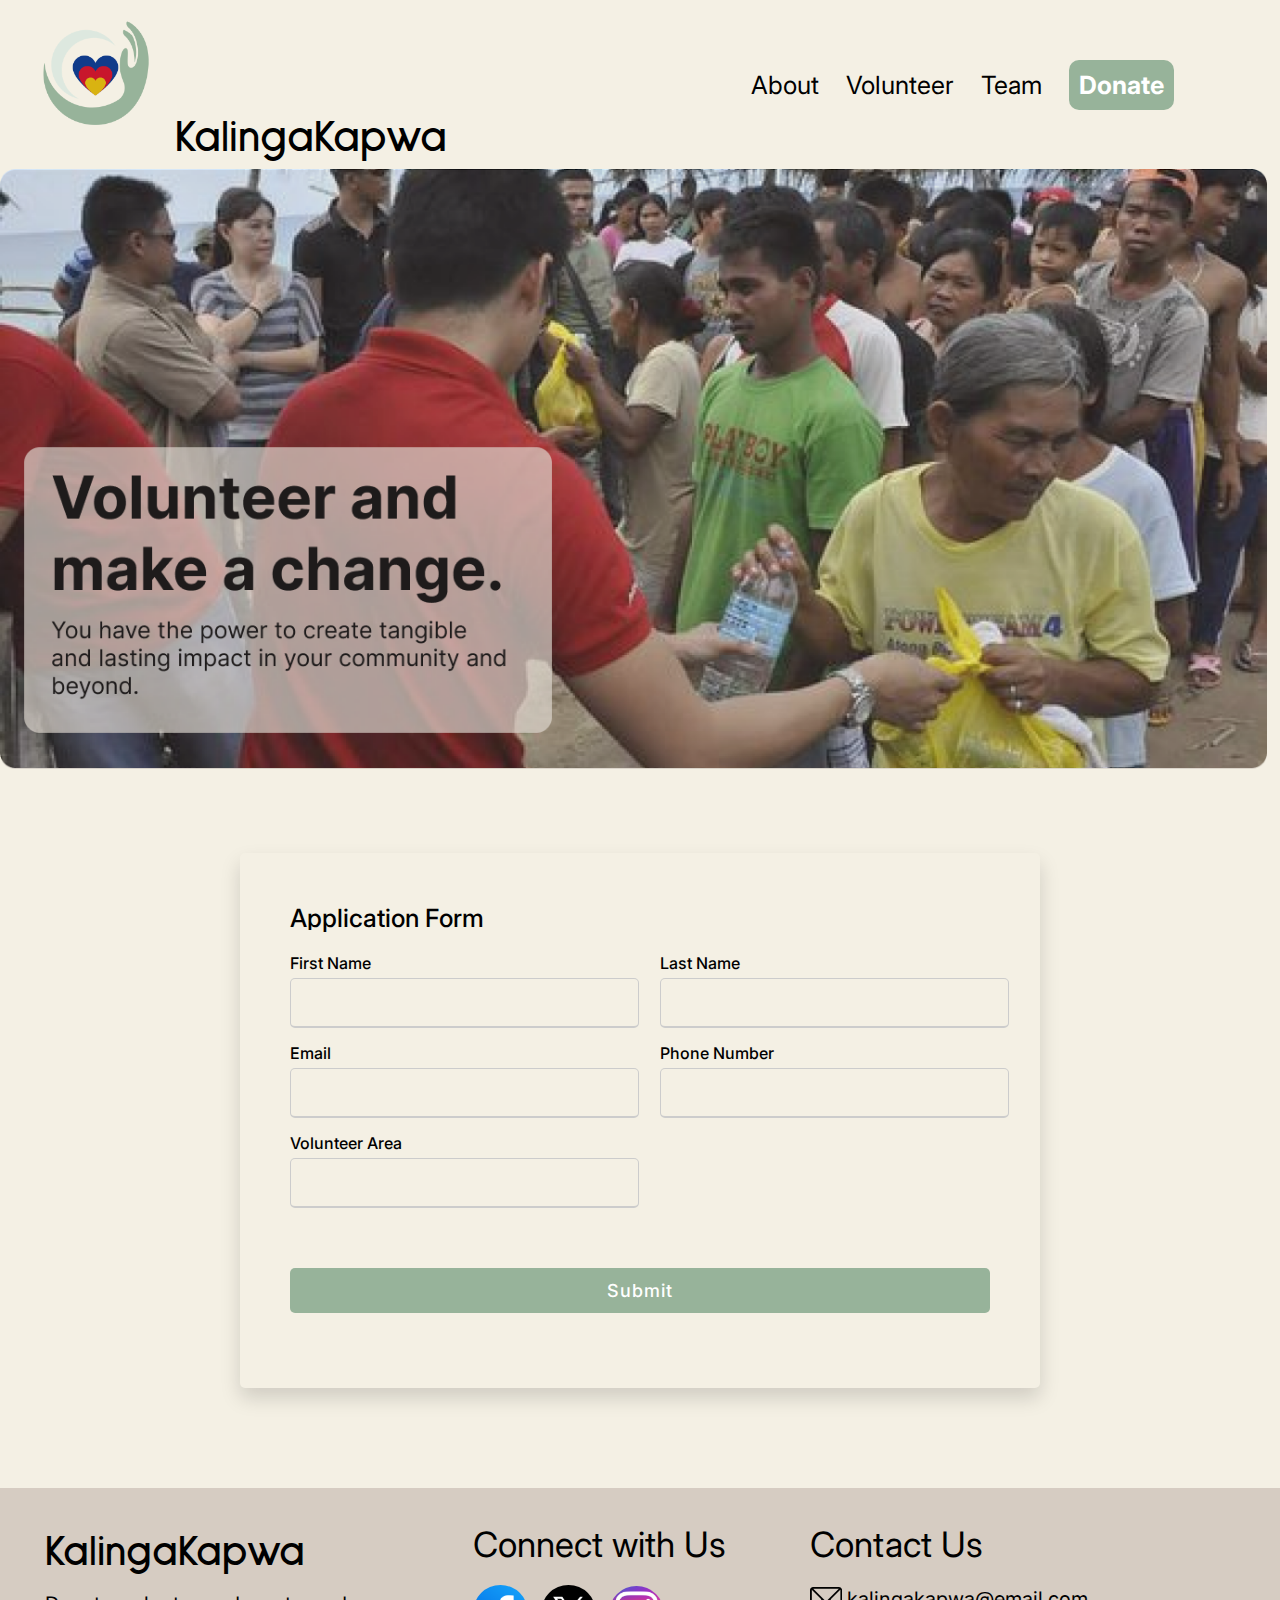
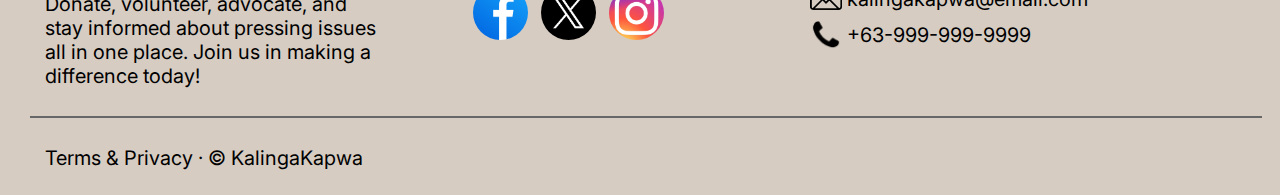
<file: volunteer.html>
<!DOCTYPE html>
<html lang="en" dir="ltr">
  <head>
    <meta charset="UTF-8">
    <title>KalingaKapwa</title>
    <link rel="stylesheet" href="volunteer.css">
    <link rel="stylesheet" type="text/css" href="styles.css">
    <link rel="preconnect" href="https://fonts.googleapis.com">
    <link rel="preconnect" href="https://fonts.gstatic.com" crossorigin>
    <link href="https://fonts.googleapis.com/css2?family=Sulphur+Point:wght@400;700&display=swap" rel="stylesheet">
    <link rel="preconnect" href="https://fonts.googleapis.com">
    <link rel="preconnect" href="https://fonts.gstatic.com" crossorigin>
    <link href="https://fonts.googleapis.com/css2?family=Inter:wght@100..900&display=swap" rel="stylesheet">
    <meta name="viewport" content="width=device-width, initial-scale=1.0">
  </head>
  <body>
    <div id="page-container">
      <div id="content-wrap">
        <header>
          <div class="nav">
            <div>
              <a href="aboutus.html"><img class="logo" src="images/KalingaKapwa - Logo.png"></a>
              <a class="site-name" href="aboutus.html">KalingaKapwa</a>
            </div>
            <div class="links">
              <a class="about" href="aboutus.html">About</a>
              <a class="get-inv active" href="volunteer.html" style="text-align: center;">Volunteer</a>
              <a class="team" href="Team.html">Team</a>
              <a class="donate" href="donation.html">Donate</a>
            </div>
          </div>
        </header>

        <div>
          <img src="images/volunteer-cover.png" width="99%" class="cover">
         </div>
  
      <main>
        <div class="container">
          <div class="title">Application Form</div>
          <div class="content">
            <form form id="volunteerForm" method="post" action="process_volunteer.php">
              <div class="user-details">
                <div class="input-box">
                  <span class="details">First Name</span>
                  <input type="text" name="fname" required>
                </div>
                <div class="input-box">
                  <span class="details">Last Name</span>
                  <input type="text" name="lname" required>
                </div>
                <div class="input-box">
                  <span class="details">Email</span>
                  <input type="email" name="email" required>
                </div>
                <div class="input-box">
                  <span class="details">Phone Number</span>
                  <input type="tel" name="phone_no" required>
                </div>
                <div class="input-box">
                  <span class="details">Volunteer Area</span>
                  <input type="text" name="area" required>
                </div>
              </div>
              <div class="button">
                <input type="submit" value="Submit">
              </div>
            </form>
          </div>
        </div>
      </main>
    <footer id="footer">
      <div>
        <p class="footer-name">KalingaKapwa</p>
        <p class="short-desc">Donate, volunteer, advocate, and stay informed about pressing issues all in one place. 
        Join us in making a difference today!</p>
      </div>
      <div class="connect">
        <p class="connect-title">Connect with Us</p>
        <a href="#"><img src="images/facebook.webp"></a>
        <a href="#"><img src="images/twitter.avif"></a>
        <a href="#"><img src="images/instagram.jpg"></a>
      </div>
      <div class="contact">
        <p class="contact-title">Contact Us</p>
        <div class="contact-email">
          <img src="images/envelope.png">
          <p class="contact-details">kalingakapwa@email.com</p>
        </div>
        <div class="contact-no">
          <img src="images/phone.png">
          <p class="contact-details">+63-999-999-9999</p>
        </div>
      </div>
      <hr>
      <div>
        <p class="tp-copyright"><a href="#" class="terms">Terms & Privacy</a>&nbsp;·&nbsp;© KalingaKapwa</p>
      </div>
    </footer>
    <script>
      document.getElementById('volunteerForm').addEventListener('submit', function(event) {
        event.preventDefault(); // Prevent the default form submission

        var formData = new FormData(this);

        fetch('process_volunteer.php', {
          method: 'POST',
          body: formData
        })
        .then(response => {
          if (!response.ok) {
            throw new Error('Network response was not ok');
          }
          return response.text(); // Return the response body as text
        })
        .then(data => {
          // Evaluate the JavaScript code returned by the server
          eval(data);
          // Clear the form fields after successful submission
          this.reset();
        })
        .catch(error => {
          console.error('Error:', error);
          alert('An error occurred. Please try again.');
        });
      });
    </script>
  </body>
</html>
</file>
<file: styles.css>
body {
  background-color: #F4F0E4;
  display: flex;
  flex-direction: column;
  min-height: 100vh;
  padding: 0;
  margin: 0;
}

header{
  margin-left: 20px;
}

main {
  flex: 1; 
  padding: 20px;
}

footer {
  background-color: #D6CCC2;
  padding-left: 30px;
  margin: 0; 
  margin-top: auto;
}

.logo{
  width: 151px;
}

.site-name{
  font-family: Sulphur Point;
  font-weight: bold;
  font-size: 45px;
}

a{
  text-decoration: none;
  color: inherit;
}

.nav div{
  display: inline-block;
  vertical-align: middle;
}

.links{
  font-family: Inter;
  font-size: 25px;
  margin-left: 280px;
}

.about, .get-inv, .team, .donate{
  margin-left: 20px;
}

.donate{
  font-weight: bold;
  color: white;
  background-color: #97B39A;
  padding: 10px;
  border-radius: 10px;
}

footer div{
  display: inline-block;
  vertical-align: top;
  margin-right: 65px;
  margin-left: 15px;
}

.footer-name{
  font-family: Sulphur Point;
  font-weight: bold;
  font-size: 43px;
  margin-top: 35px;
  margin-bottom: 0px;
}

.short-desc{
  width: 344px;
  margin-top: 10px;
}

.short-desc, .connect, .contact, .tp-copyright{
  font-family: Inter;
  font-size: 20px;
}

.connect-title, .contact-title{
  font-size: 35px;
  margin-bottom: 20px;
  display: block;
}

hr{
  margin-left: 0px;
  width: 1230px;
  border-style: solid;
  border-color: #676767;
}

.tp-copyright{
  margin-bottom: 25px;
}

.connect img{
  border-radius: 50%;
  width: 55px;
  object-fit: fill;
  margin-right: 8px;
}

.contact-details, .contact img{
  display: inline-block;
  vertical-align: middle;
  margin:0;
}

.contact-email{
  margin-bottom: 8px;
}

.contact-email, .contact-no{
  margin-left: 0px;
}

.contact img{
  width: 32px;
}

.contact div{
  display: block;
}
</file>
<file: aboutus.css>
*{
  font-family: Inter;
}

.abt{
    text-align: center;
    font-size: 50px;
}
.pic{
    margin-left: auto;
    margin-right: auto;
    width: 101%;
}

.text{
    text-align: center;
    font-size: 35px;
    padding-left: 9px;
}
.column {
  float: left;
  width: 50%;
  padding-top:150px;
}

.row:after {
  content: "";
  display: table;
  clear: both;
  
}
.mission{
  align-items: center;
  padding-left: 80px;
}
.OM{
  text-align: center;
  font-size: 50px;
  padding-top: 25px;
}
.missiontext{
  font-size: 25px;
  text-align: center;
  margin-right: 65px;
  margin-left: 65px;
}
.column1 {
  float: right;
  width: 50%;
  padding-top:150px;
}
.OV{
  text-align: center;
  font-size: 50px;
  
}
.vision{
  padding-left: 150px;
  padding-top: 65px;
}
.visiontext{
  font-size: 25px;
  text-align: center;
  margin-right: 65px;
  margin-left: 65px;
}
.team1{
  text-align: center;
  font-size: 50px;
  padding-top: 80px;
}
.teamtext{
  text-align: center;
  font-size: 30px;
  margin-left: 65px;
  margin-right: 65px;
}

.btn{
  display: flex;
  justify-content: center;
}

.btndesign{
  text-align: center;
  border-radius: 10px;
  font-size: 25px;
  background-color: #97B39A;
  color: white;
  padding: 8px 15px;
  border:none;
  margin-top: 10px;
}
.txt{
  font-size: 30px;
}
</file>
<file: admin-login.css>
*{
  font-family: Inter;
}

.header {
  background-color: #F4F0E4;
  margin: 0px;
  padding: 8px;
}

body {
  background-image: url('images/login-bg.png');
  padding: 0px;
  margin: 0;
}

.logo{
  margin-left: 15px;
  object-fit: cover;
  /* object-position: center; */
}

main{
  display: flex;
  justify-content: center;
  align-items: center;
  /* height: 100vh; Adjust the height as needed */
}

.login{
  margin-top: 58px;
  background-color: #F4F0E4;
  width: 475px;
  height: 332px;
  border-radius: 10px;
}

.login-header{
  margin: 35px 48px;
  margin-bottom: 30px;
  /* margin-left: 45px;
  margin-top: 40px;
  margin-bottom: 20px; */
  font-size: 27px;
}

input {
  background-color: #F4F0E4;
  border-radius: 25px;
  display: block;
  margin-left: 45px;
  padding: 17px 23px;
  width: 335px;
  font-size: 15px;
  margin-bottom: 15px;
  border: 1px solid #cacaca;
  box-shadow: 0px 2px 4px rgba(0,0,0,0.1);
  color: black;
}

::placeholder {
  color: #cacaca;
}

input:focus{
  outline: none;
  background-color: rgb(251, 247, 234);
  transition: background-color 0.1s;
}

button{
  background-color: #97B39A;
  border:none;
  cursor: pointer;
  padding: 10px 40px;
  color: white;
  font-size: 15px;
  border-radius: 25px;
  margin-left: 173px;
  margin-top: 12px;
}

button:hover{
  opacity: 0.8;
  transition: opacity 0.1s;
}
</file>
<file: advocate-page.css>
main p {
  font-family: Inter;
}

main div {
  text-align: center;
}

.info-main {
  margin-top: 70px;
  margin-bottom: 20px;
}

.column {
  display: inline-block;
  width: 330px;
  vertical-align: top;
  text-align: center;
  margin-bottom: 20px;
}

.adv-img {
  width: 340px;
}

.column-header {
  font-size: 29px;
}

.column-pg {
  font-size: 20px;
}
</file>
<file: donation.css>
*{
  font-family: Inter;
}

main{
    display: flex;
    justify-content: center;
    align-items: center;
}

 .container{
  max-width: 700px;
  width: 150%;
  background-color:#F4F0E4;
  padding: 15px 20px;
  border-radius: 5px;
  box-shadow: 0 10px 20px rgba(0,0,0,0.15);
  bottom: 50px;
  margin-bottom: 80px;
  padding: 50px;
}
.container .title{
  font-size: 25px;
  font-weight: 500;
  position: relative;
}
.container .title::before{
  content: "";
  position: absolute;
  left: 0;
  bottom: 0;
  height: 3px;
  width: 30px;
  border-radius: 5px;
  background: #F4F0E4;
}
.content form .user-details{
  display: flex;
  flex-wrap: wrap;
  justify-content: space-between;
  margin: 20px 0 12px 0;
}
form .user-details .input-box{
  margin-bottom: 15px;
  width: calc(100% / 2 - 20px);
}
form .input-box span.details{
  display: block;
  font-weight: 500;
  margin-bottom: 5px;
}
.user-details .input-box input{
  height: 45px;
  width: 100%;
  outline: none;
  font-size: 16px;
  border-radius: 5px;
  padding-left: 15px;
  border: 1px solid #ccc;
  border-bottom-width: 2px;
  transition: all 0.3s ease;
  background-color:#F4F0E4;
}
.user-details .input-box input:focus,
.user-details .input-box input:valid{
  border-color: #9b59b6;
}
 form .gender-details .gender-title{
  font-size: 20px;
  font-weight: 500;
 }
 form .category{
   display: flex;
   width: 80%;
   margin: 14px 0 ;
   justify-content: space-between;
 }
 form .category label{
   display: flex;
   align-items: center;
   cursor: pointer;
 }
 form .category label .dot{
  height: 18px;
  width: 18px;
  border-radius: 50%;
  margin-right: 10px;
  background: #d9d9d9;
  border: 5px solid transparent;
  transition: all 0.3s ease;
}
 #dot-1:checked ~ .category label .one,
 #dot-2:checked ~ .category label .two,
 #dot-3:checked ~ .category label .three{
   background: #9b59b6;
   border-color: #d9d9d9;
 }
 form input[type="radio"]{
   display: none;
 }
 form .button{
   height: 45px;
   margin: 35px 0
 }
 form .button input{
  margin-top: 10px;
   height: 100%;
   width: 100%;
   border-radius: 5px;
   border: none;
   color: #fff;
   font-size: 18px;
   font-weight: 500;
   letter-spacing: 1px;
   cursor: pointer;
   transition: all 0.3s ease;
   background:#97b39a;
 }
 form .button input:hover{
  transform: scale(0.99);
  background:#97b39a;
  }
 @media(max-width: 584px){
 .container{
  max-width: 100%;
}
form .user-details .input-box{
    margin-bottom: 15px;
    width: 100%;
  }
  form .category{
    width: 100%;
  }
  .content form .user-details{
    max-height: 300px;
    overflow-y: scroll;
  }
  .user-details::-webkit-scrollbar{
    width: 5px;
  }
  }
  @media(max-width: 459px){
  .container .content .category{
    flex-direction: column;
  }
}

/* Add the following CSS for styling payment options */
.payment-details {
  margin-top: 20px;
  background-color: #F4F0E4;
}

.payment-details .details {
  display: block;
  font-weight: 500;
  margin-bottom: 10px;
}

.payment-options {
  display: flex;
  justify-content: flex-start;
  align-items: center;
}

.payment-options label {
  margin-right: 10px;
}

.payment-options img {
  width: 50px; /* Adjust size as needed */
  height: auto;
}



.payment-details input[type="text"] {
  height: 45px;
  width: 100%;
  outline: none;
  font-size: 16px;
  border-radius: 5px;
  padding-left: 15px;
  border: 1px solid #ccc;
  border-bottom-width: 2px;
  transition: all 0.3s ease;
  background-color:#F4F0E4;

}

#logo{
  position: relative;
  display: block;
  width: 250px;
  right: 10px;
  top: 20px;
}
</file>
<file: home.css>
*{
  font-family: Inter;
}

.hm{
    text-align: left;
    font-size: 50px;
}
.pic{
    margin-left: auto;
    margin-right: auto;
    width: 101%;
}

.text{
    text-align: center;
    font-size: 35px;
    padding-left: 9px;
}
.column {
  float: left;
  width: 50%;
  padding-top:150px;
}

.row:after {
  content: "";
  display: table;
  clear: both;
  
}


.btn{
  display: flex;
  justify-content: center;
}

.btndesign{
  text-align: center;
  border-radius: 10px;
  font-size: 25px;
  background-color: #97B39A;
  color: white;
  padding: 8px 15px;
  border:none;
  margin-top: 10px;
}
.txt{
  font-size: 30px;
}

.bottom-boxes {
  display: flex;
  justify-content: space-around;
  margin-top: 30px;
  margin-bottom: 10px;
}

.box {
  flex: 0 0 calc(33.33% - 10px); 
  background-color: #f4f4f4;
  padding: 0px;
  border-radius: 5px;
  text-align: center;
  border: 2px solid #ddd; 
}

.box h3 {
  margin-top: 0;
}

.box p {
  margin-bottom: 10px;
}

.box .btn {
  display: inline-block;
  padding: 8px 20px;
  background-color: #007bff;
  color: #fff;
  text-decoration: none;
  border-radius: 5px;
}

.box .btn {
  display: inline-block;
  padding: 8px 20px;
  background-color: #007bff;
  color: #fff;
  text-decoration: none;
  border-radius: 5px;
}

.banner {
  margin: 0; 
  padding: 0; 
  width: 100%; 
}

.banner img {
  width: 100%; 
  height: auto; 
}
</file>
<file: Team.css>
*{
  font-family: Inter;
}

.abt{
    text-align: center;
    font-size: 50px;
}
.team1{
    text-align: center;
    font-size: 50px;
}
.teamtxt{
    text-align: center;
    font-size: 27px;
    margin-left:5%;
    margin-right: 5%;
}

 .container {
  display: flex;
  flex-wrap: wrap;
  justify-content: space-around;
  align-items: flex-start;
}


.item {
  flex-basis: 34%; /* Adjust as needed */
  margin-bottom: 20px;
  text-align: center;
}

/* Style for the image */
.item img {
  width: 100%;
  height: auto;
}

/* Style for the text */
.item p {
  margin-top: 2px;
  font-size: 50px;
  color: #333;
}
.pic3{
  border-radius: 5%;
}
.fd{
  font-size: 25px;
  opacity: 0.7;
}
.pic5{
  text-align: center;
  margin-left: 33%;
  width: 34%;
  height: auto;
}
.txt5{
  margin-top: 2px;
  font-size: 50px;
  color: #333;
  text-align: center;
}
</file>
<file: volunteer.css>
*{
    font-family: Inter;
  }
  
  main{
      display: flex;
      justify-content: center;
      align-items: center;
  }
  
   .container{
    margin-top: 60px;
    max-width: 700px;
    width: 150%;
    background-color:#F4F0E4;
    padding: 15px 20px;
    border-radius: 5px;
    box-shadow: 0 10px 20px rgba(0,0,0,0.15);
    bottom: 50px;
    margin-bottom: 80px;
    padding: 50px;
  }
  .container .title{
    font-size: 25px;
    font-weight: 500;
    position: relative;
  }
  .container .title::before{
    content: "";
    position: absolute;
    left: 0;
    bottom: 0;
    height: 3px;
    width: 30px;
    border-radius: 5px;
    background: #F4F0E4;
  }
  .content form .user-details{
    display: flex;
    flex-wrap: wrap;
    justify-content: space-between;
    margin: 20px 0 12px 0;
  }
  form .user-details .input-box{
    margin-bottom: 15px;
    width: calc(100% / 2 - 20px);
  }
  form .input-box span.details{
    display: block;
    font-weight: 500;
    margin-bottom: 5px;
  }
  .user-details .input-box input{
    height: 45px;
    width: 100%;
    outline: none;
    font-size: 16px;
    border-radius: 5px;
    padding-left: 15px;
    border: 1px solid #ccc;
    border-bottom-width: 2px;
    transition: all 0.3s ease;
    background-color:#F4F0E4;
  }
  .user-details .input-box input:focus,
  .user-details .input-box input:valid{
    border-color: #9b59b6;
  }
   form .gender-details .gender-title{
    font-size: 20px;
    font-weight: 500;
   }
   form .category{
     display: flex;
     width: 80%;
     margin: 14px 0 ;
     justify-content: space-between;
   }
   form .category label{
     display: flex;
     align-items: center;
     cursor: pointer;
   }
   form .category label .dot{
    height: 18px;
    width: 18px;
    border-radius: 50%;
    margin-right: 10px;
    background: #d9d9d9;
    border: 5px solid transparent;
    transition: all 0.3s ease;
  }
   #dot-1:checked ~ .category label .one,
   #dot-2:checked ~ .category label .two,
   #dot-3:checked ~ .category label .three{
     background: #9b59b6;
     border-color: #d9d9d9;
   }
   form input[type="radio"]{
     display: none;
   }
   form .button{
     height: 45px;
     margin: 35px 0
   }
   form .button input{
    margin-top: 10px;
     height: 100%;
     width: 100%;
     border-radius: 5px;
     border: none;
     color: #fff;
     font-size: 18px;
     font-weight: 500;
     letter-spacing: 1px;
     cursor: pointer;
     transition: all 0.3s ease;
     background:#97b39a;
   }
   form .button input:hover{
    transform: scale(0.99);
    background:#97b39a;
    }
   @media(max-width: 584px){
   .container{
    max-width: 100%;
  }
  form .user-details .input-box{
      margin-bottom: 15px;
      width: 100%;
    }
    form .category{
      width: 100%;
    }
    .content form .user-details{
      max-height: 300px;
      overflow-y: scroll;
    }
    .user-details::-webkit-scrollbar{
      width: 5px;
    }
    }
    @media(max-width: 459px){
    .container .content .category{
      flex-direction: column;
    }
  }
  
  /* Add the following CSS for styling payment options */
  .payment-details {
    margin-top: 20px;
    background-color: #F4F0E4;
  }
  
  .payment-details .details {
    display: block;
    font-weight: 500;
    margin-bottom: 10px;
  }
  
  .payment-options {
    display: flex;
    justify-content: flex-start;
    align-items: center;
  }
  
  .payment-options label {
    margin-right: 10px;
  }
  
  .payment-options img {
    width: 50px; /* Adjust size as needed */
    height: auto;
  }
  
  
  
  .payment-details input[type="text"] {
    height: 45px;
    width: 100%;
    outline: none;
    font-size: 16px;
    border-radius: 5px;
    padding-left: 15px;
    border: 1px solid #ccc;
    border-bottom-width: 2px;
    transition: all 0.3s ease;
    background-color:#F4F0E4;
  
  }
  
  #logo{
    position: relative;
    display: block;
    width: 250px;
    right: 10px;
    top: 20px;
  }
</file>
